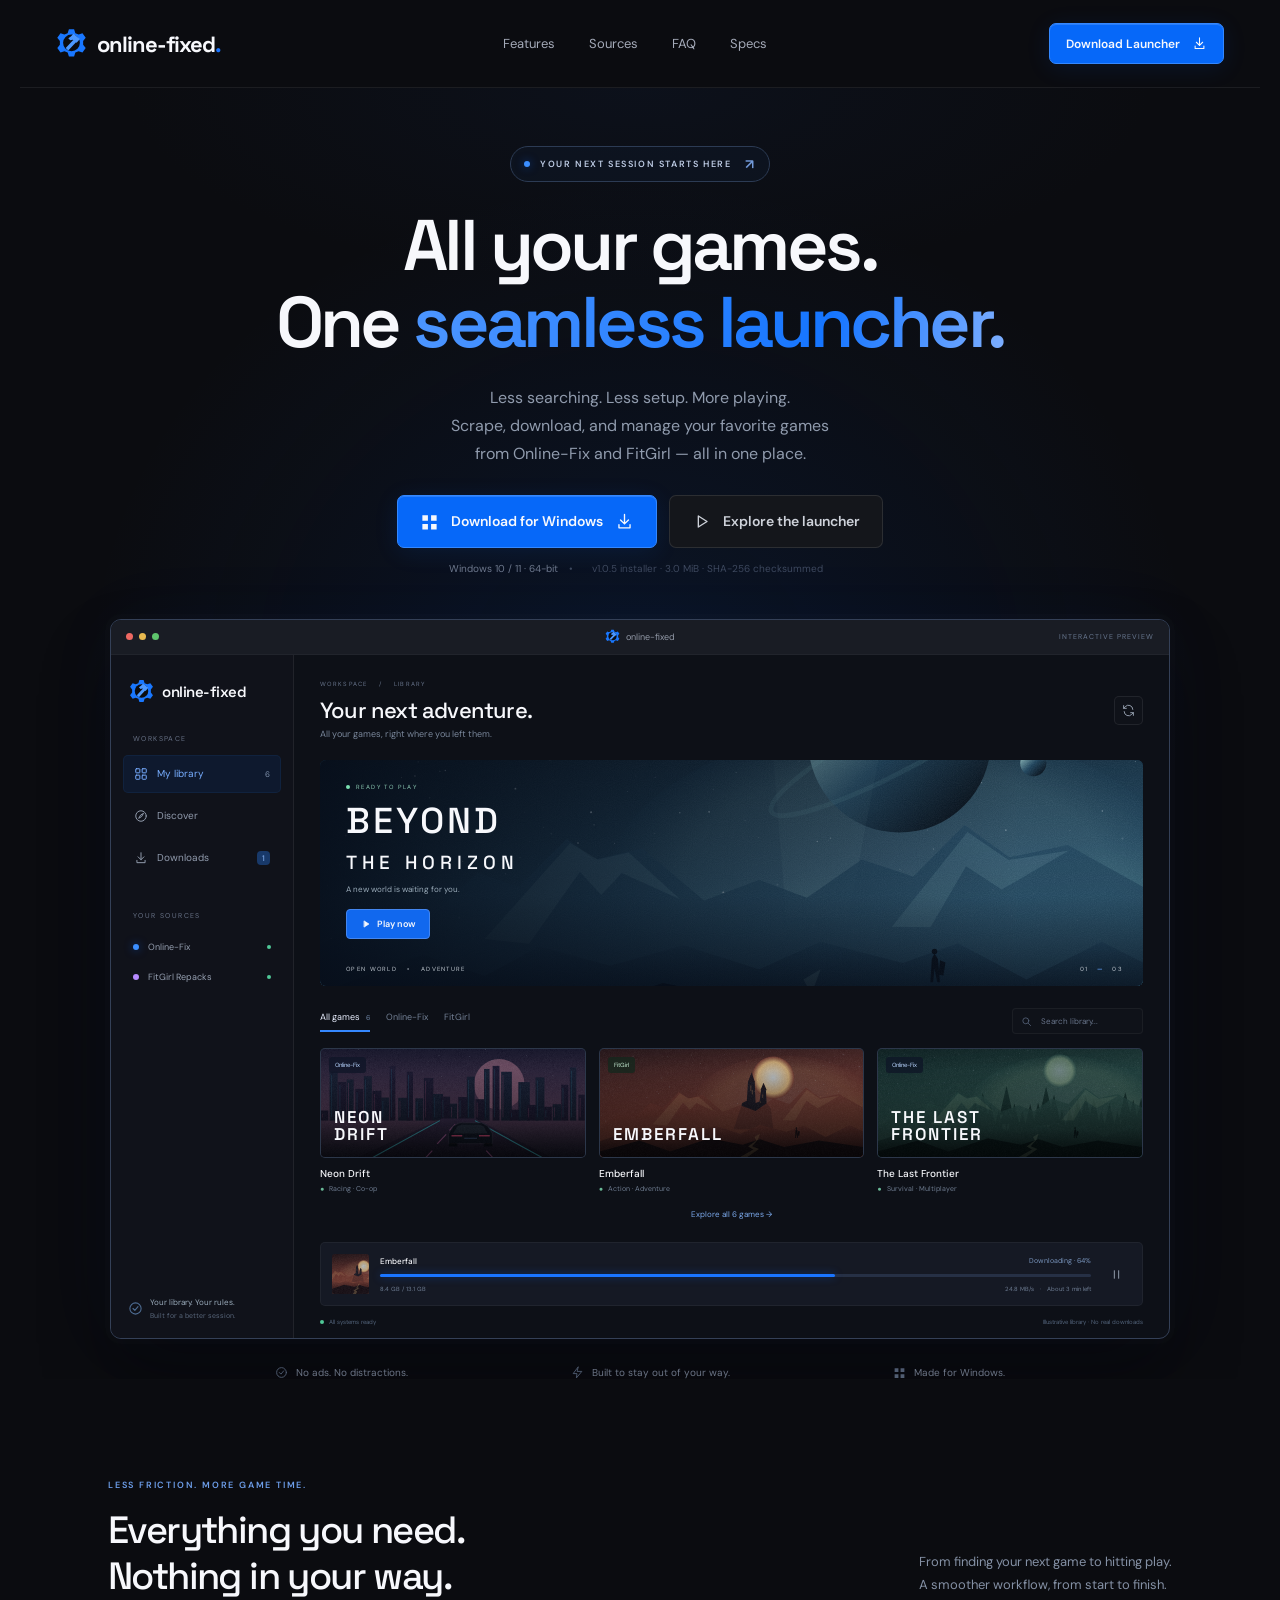
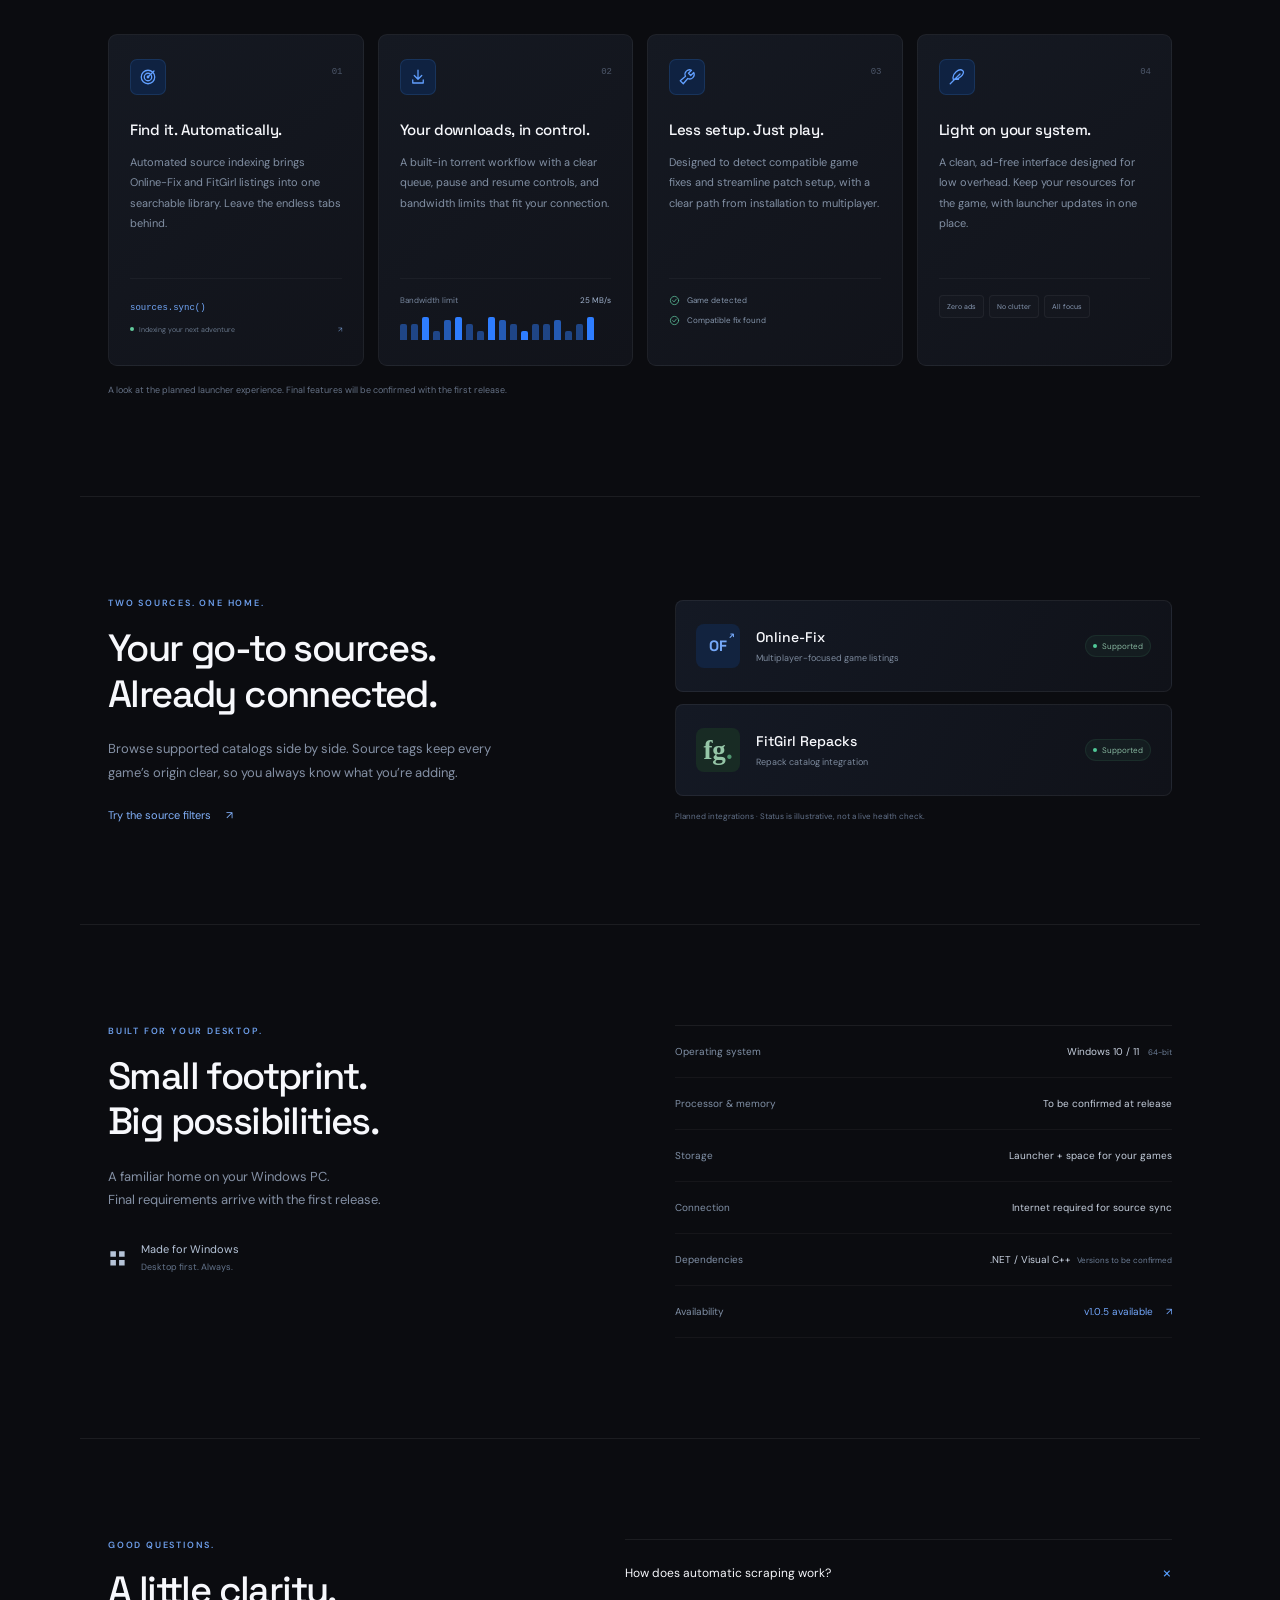
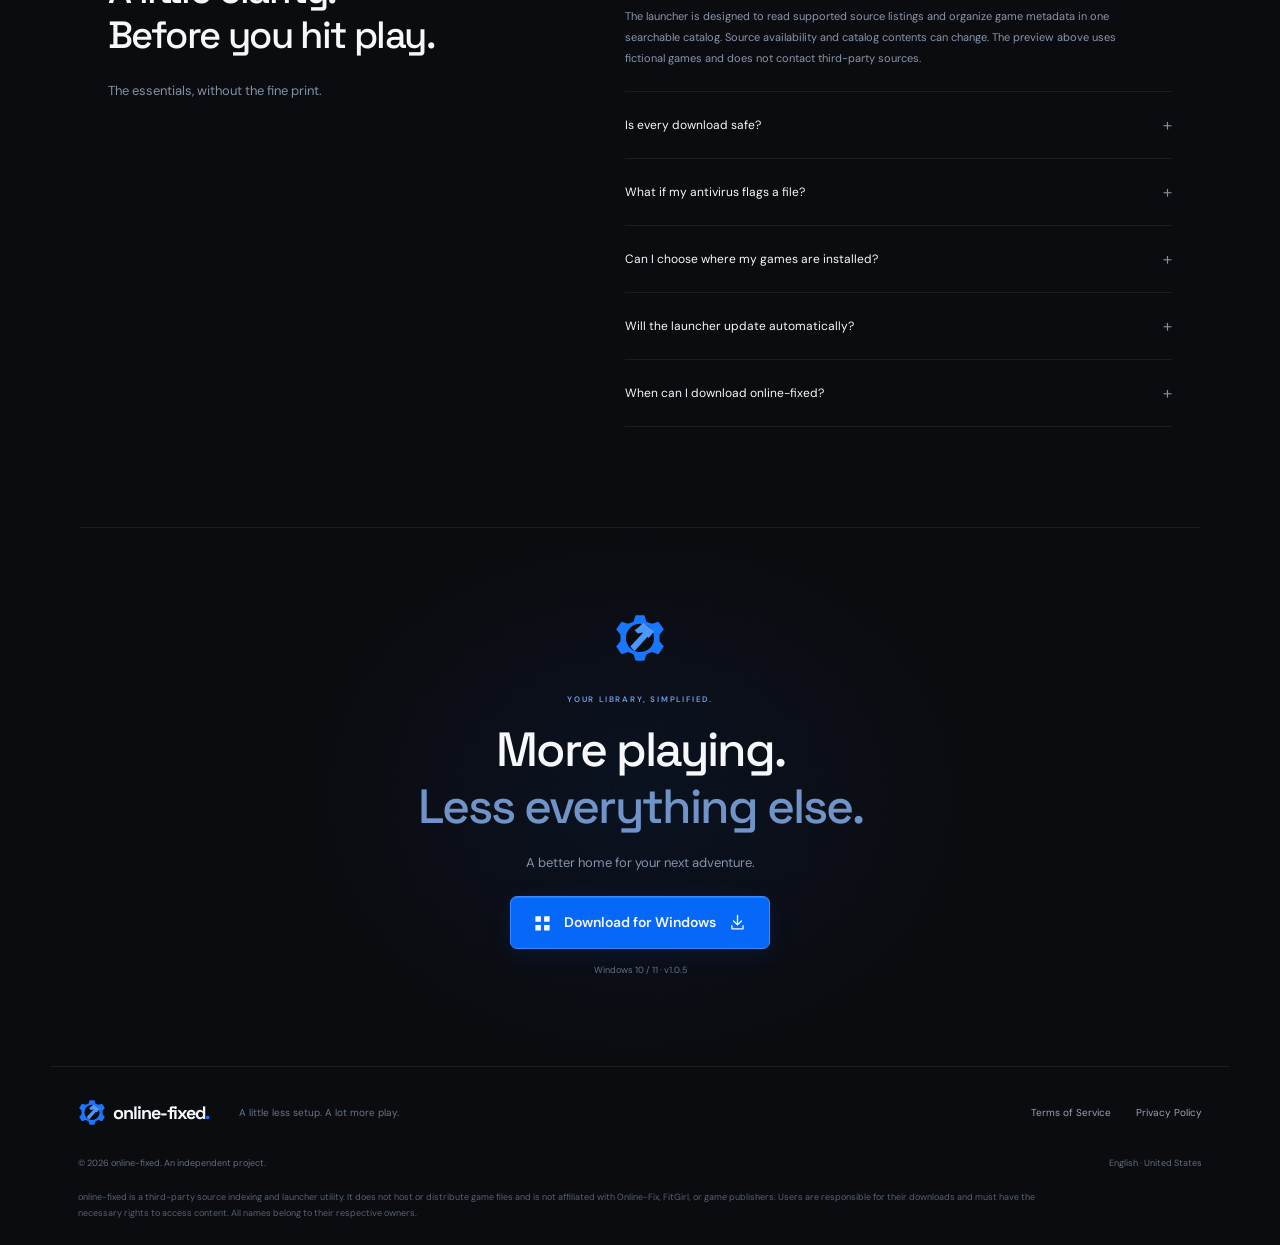
<file: index.html>
<!doctype html>
<html lang="en"><head><meta charset="utf-8"><meta name="viewport" content="width=device-width,initial-scale=1"><meta name="theme-color" content="#0B0C10"><title>online-fixed — Your games. One place.</title><meta name="description" content="Meet online-fixed, a desktop game launcher and automated game torrent manager for Windows. Explore Online-Fix and FitGirl repack loader integrations in one clean library."><meta property="og:type" content="website"><meta property="og:title" content="online-fixed — Your games. One place."><meta property="og:description" content="Less managing. More playing. Discover a cleaner desktop game launcher for Windows."><meta property="og:url" content="https://online-fixed.peppy-spice-7122.chatgpt.site/"><meta property="og:image" content="https://online-fixed.peppy-spice-7122.chatgpt.site/assets/social.png"><meta name="twitter:card" content="summary_large_image"><meta name="twitter:title" content="online-fixed — Your games. One place."><meta name="twitter:description" content="A cleaner home for your PC games. Coming to Windows."><meta name="twitter:image" content="https://online-fixed.peppy-spice-7122.chatgpt.site/assets/social.png"><link rel="preconnect" href="https://fonts.googleapis.com"><link rel="preconnect" href="https://fonts.gstatic.com" crossorigin><link rel="canonical" href="https://online-fixed.peppy-spice-7122.chatgpt.site/"><link rel="icon" href="assets/logo.svg" type="image/svg+xml"><link rel="stylesheet" href="styles.css"><script type="application/ld+json">{"@context":"https://schema.org","@type":"SoftwareApplication","name":"online-fixed","applicationCategory":"GameApplication","operatingSystem":"Windows 10, Windows 11 (64-bit)","description":"A desktop game loader and automated torrent manager with Online-Fix and FitGirl source integration. The Windows installer is published on the project's GitHub Releases page.","url":"https://online-fixed.peppy-spice-7122.chatgpt.site/","softwareRequirements":"Final system requirements will be published with the first release."}</script><script src="app.js" defer></script></head>
<body><a class="skip" href="#main">Skip to content</a>
<header class="header"><a class="brand" href="#" aria-label="online-fixed home"><img src="assets/logo.svg" width="31" height="31" alt=""><span>online-fixed<span class="brand-dot">.</span></span></a><nav aria-label="Main navigation"><a href="#features">Features</a><a href="#sources">Sources</a><a href="#faq">FAQ</a><a href="#specs">Specs</a></nav><a class="button small" data-download href="https://github.com/Jonontop/Online-Fixed-Website/releases">Download Launcher <span data-icon="arrow-down"></span></a><button class="menu-button" aria-label="Open navigation" aria-expanded="false"><span data-icon="menu"></span></button></header>
<main id="main"><section class="hero"><div class="hero-glow" aria-hidden="true"></div><div class="eyebrow-pill"><span class="dot"></span> YOUR NEXT SESSION STARTS HERE <span>↗</span></div><h1>All your games.<br>One <span>seamless launcher.</span></h1><p class="hero-copy">Less searching. Less setup. More playing.<br>Scrape, download, and manage your favorite games<br class="desktop-br"> from Online-Fix and FitGirl — all in one place.</p><div class="hero-actions"><a class="button large" data-download href="https://github.com/Jonontop/Online-Fixed-Website/releases"><span data-icon="windows"></span> <span data-download-label>Download for Windows</span> <span data-icon="arrow-down"></span></a><a class="button secondary large" href="#preview"><span data-icon="play"></span> Explore the launcher</a></div><p class="release-note">Windows 10 / 11 · 64-bit <span>•</span> <span id="release-meta">Newest build on GitHub Releases</span></p>
<div class="app-window" id="preview"><div class="window-title"><div class="window-dots"><i></i><i></i><i></i></div><span><img src="assets/logo.svg" alt="" width="15" height="15"> online-fixed</span><span class="preview-badge">INTERACTIVE PREVIEW</span></div><div class="app-body"><aside class="app-sidebar"><div class="sidebar-brand"><img src="assets/logo.svg" width="25" height="25" alt="">online-fixed</div><span class="sidebar-label">WORKSPACE</span><button class="side-nav selected" data-view="library"><span data-icon="grid"></span> My library <span class="count">6</span></button><button class="side-nav" data-view="discover"><span data-icon="compass"></span> Discover</button><button class="side-nav" data-view="downloads"><span data-icon="arrow-down"></span> Downloads <span class="count blue">1</span></button><div class="sidebar-sources"><span class="sidebar-label">YOUR SOURCES</span><button data-source="Online-Fix"><span class="dot blue-dot"></span>Online-Fix <span class="tiny-dot"></span></button><button data-source="FitGirl"><span class="dot purple-dot"></span>FitGirl Repacks <span class="tiny-dot"></span></button></div><div class="sidebar-bottom"><span data-icon="check-circle"></span><div>Your library. Your rules.<small>Built for a better session.</small></div></div></aside><div class="app-main"><div class="library-heading"><div><div class="app-breadcrumb">WORKSPACE <span>/</span> <span id="breadcrumb">LIBRARY</span></div><h2 id="view-title">Your next adventure.</h2><p id="view-description">All your games, right where you left them.</p></div><button class="icon-button" id="sync-library" aria-label="Sync demo library"><span data-icon="refresh"></span></button></div><div class="featured-game"><img src="assets/world.svg" alt="Illustrated blue alien landscape with distant planets" width="1000" height="420" fetchpriority="high"><div class="featured-content"><span class="featured-label"><span class="dot"></span> READY TO PLAY</span><h3>BEYOND<br><span>THE HORIZON</span></h3><p>A new world is waiting for you.</p><button class="play-button" data-game="Beyond the Horizon"><span data-icon="play"></span> Play now</button></div><div class="featured-bottom"><span>OPEN WORLD <i>•</i> ADVENTURE</span><span>01 <b>—</b> 03</span></div></div><div class="library-controls"><div class="filter-tabs" aria-label="Filter demo games"><button class="active" data-filter="All" aria-pressed="true">All games <span>6</span></button><button data-filter="Online-Fix" aria-pressed="false">Online-Fix</button><button data-filter="FitGirl" aria-pressed="false">FitGirl</button></div><label class="search-box"><span data-icon="search"></span><input id="game-search" placeholder="Search library..." aria-label="Search demo library"></label></div><div class="game-grid" id="game-grid"></div><p class="empty-state" id="empty-state" hidden>No games match your search. Try another title or source.</p><div class="download-panel" id="download-panel"><div class="download-art"><img src="assets/ember.svg" width="44" height="44" alt=""></div><div class="download-info"><div><strong>Emberfall</strong><span id="download-status">Downloading · 64%</span></div><div class="progress-track"><span id="download-progress"></span></div><div class="download-meta"><span>8.4 GB / 13.1 GB</span><span id="download-speed">24.8 MB/s <i>·</i> About 3 min left</span></div></div><button class="icon-button" id="pause-download" aria-label="Pause demo download"><span data-icon="pause"></span></button></div><div class="app-status"><span><span class="tiny-dot"></span> All systems ready</span><span>Illustrative library · No real downloads</span></div></div></div></div><div class="under-preview"><span><span data-icon="check-circle"></span> No ads. No distractions.</span><span><span data-icon="zap"></span> Built to stay out of your way.</span><span><span data-icon="windows"></span> Made for Windows.</span></div></section>
<section class="section features-section" id="features"><div class="section-intro"><div><span class="kicker">LESS FRICTION. MORE GAME TIME.</span><h2>Everything you need.<br>Nothing in your way.</h2></div><p>From finding your next game to hitting play.<br>A smoother workflow, from start to finish.</p></div><div class="feature-grid"><article class="feature-card"><div class="feature-icon"><span data-icon="radar"></span></div><span class="feature-number">01</span><h3>Find it. Automatically.</h3><p>Automated source indexing brings Online-Fix and FitGirl listings into one searchable library. Leave the endless tabs behind.</p><div class="mini-code"><span>sources.sync()</span><div><i></i> Indexing your next adventure<span>↗</span></div></div></article><article class="feature-card"><div class="feature-icon"><span data-icon="arrow-down"></span></div><span class="feature-number">02</span><h3>Your downloads, in control.</h3><p>A built-in torrent workflow with a clear queue, pause and resume controls, and bandwidth limits that fit your connection.</p><div class="mini-download"><span>Bandwidth limit <b>25 MB/s</b></span><div><i></i><i></i><i></i><i></i><i></i><i></i><i></i><i></i><i></i><i></i><i></i><i></i><i></i><i></i><i></i><i></i><i></i><i></i></div></div></article><article class="feature-card"><div class="feature-icon"><span data-icon="wrench"></span></div><span class="feature-number">03</span><h3>Less setup. Just play.</h3><p>Designed to detect compatible game fixes and streamline patch setup, with a clear path from installation to multiplayer.</p><div class="mini-checks"><span><span data-icon="check-circle"></span> Game detected</span><span><span data-icon="check-circle"></span> Compatible fix found</span></div></article><article class="feature-card"><div class="feature-icon"><span data-icon="feather"></span></div><span class="feature-number">04</span><h3>Light on your system.</h3><p>A clean, ad-free interface designed for low overhead. Keep your resources for the game, with launcher updates in one place.</p><div class="mini-pills"><span>Zero ads</span><span>No clutter</span><span>All focus</span></div></article></div><p class="section-footnote">A look at the planned launcher experience. Final features will be confirmed with the first release.</p></section>
<section class="section sources-section" id="sources"><div class="source-copy"><span class="kicker">TWO SOURCES. ONE HOME.</span><h2>Your go-to sources.<br>Already connected.</h2><p>Browse supported catalogs side by side. Source tags keep every game’s origin clear, so you always know what you’re adding.</p><a class="text-link" href="#preview">Try the source filters <span>↗</span></a></div><div class="source-cards"><article><div class="source-logo of">OF<span>↗</span></div><div><h3>Online-Fix</h3><p>Multiplayer-focused game listings</p></div><span class="source-status"><span class="tiny-dot"></span> Supported</span></article><article><div class="source-logo fg">fg<span>.</span></div><div><h3>FitGirl Repacks</h3><p>Repack catalog integration</p></div><span class="source-status"><span class="tiny-dot"></span> Supported</span></article><p>Planned integrations · Status is illustrative, not a live health check.</p></div></section>
<section class="section specs-section" id="specs"><div><span class="kicker">BUILT FOR YOUR DESKTOP.</span><h2>Small footprint.<br>Big possibilities.</h2><p>A familiar home on your Windows PC.<br>Final requirements arrive with the first release.</p><div class="windows-tile"><span data-icon="windows"></span><span>Made for Windows<small>Desktop first. Always.</small></span></div></div><div class="spec-table"><div><span>Operating system</span><strong>Windows 10 / 11 <small>64-bit</small></strong></div><div><span>Processor & memory</span><strong>To be confirmed at release</strong></div><div><span>Storage</span><strong>Launcher + space for your games</strong></div><div><span>Connection</span><strong>Internet required for source sync</strong></div><div><span>Dependencies</span><strong>.NET / Visual C++<small>Versions to be confirmed</small></strong></div><div><span>Availability</span><strong class="blue-text" id="availability">GitHub Releases <span>↗</span></strong></div></div></section>
<section class="section faq-section" id="faq"><div class="faq-intro"><span class="kicker">GOOD QUESTIONS.</span><h2>A little clarity.<br>Before you hit play.</h2><p>The essentials, without the fine print.</p></div><div class="accordions"><details open><summary>How does automatic scraping work?<span>+</span></summary><p>The launcher is designed to read supported source listings and organize game metadata in one searchable catalog. Source availability and catalog contents can change. The preview above uses fictional games and does not contact third-party sources.</p></details><details><summary>Is every download safe?<span>+</span></summary><p>No launcher can guarantee the safety of third-party files. Review the source and file details, scan downloads with up-to-date security software, and only download content you are authorized to access.</p></details><details><summary>What if my antivirus flags a file?<span>+</span></summary><p>Treat the alert seriously. A detection can be a false positive or a real threat; do not assume either. Keep the file quarantined, verify its origin, and do not disable your antivirus or add blanket exclusions to run it.</p></details><details><summary>Can I choose where my games are installed?<span>+</span></summary><p>The planned setup lets you choose separate download and game library folders. Use a location with enough free space and write access. Folder controls in the final app will be documented with the release.</p></details><details><summary>Will the launcher update automatically?<span>+</span></summary><p>Automated launcher updates are planned to keep the app current with minimal interruption. Update controls and release notes will be available with the first build.</p></details><details><summary>When can I download online-fixed?<span>+</span></summary><p>The Windows installer is published on the project’s GitHub Releases page, and the download buttons above always link to the newest build. Each release lists the version, the file size and a SHA-256 checksum you can verify before installing.</p></details></div></section>
<section class="final-cta"><div class="cta-grid" aria-hidden="true"></div><img src="assets/logo.svg" width="52" height="52" alt=""><span class="kicker">YOUR LIBRARY, SIMPLIFIED.</span><h2>More playing.<br><span>Less everything else.</span></h2><p>A better home for your next adventure.</p><a class="button large" data-download href="https://github.com/Jonontop/Online-Fixed-Website/releases"><span data-icon="windows"></span> <span data-download-label>Download for Windows</span> <span data-icon="arrow-down"></span></a><small>Windows 10 / 11 · <span id="cta-version">GitHub Releases</span></small></section></main>
<footer><div class="footer-top"><a href="#" class="brand"><img src="assets/logo.svg" width="28" height="28" alt="">online-fixed<span class="brand-dot">.</span></a><span>A little less setup. A lot more play.</span><div><a href="terms.html">Terms of Service</a><a href="privacy.html">Privacy Policy</a></div></div><div class="footer-bottom"><p>© <span id="year">2026</span> online-fixed. An independent project.</p><span id="locale-display">English · Global</span></div><p class="disclaimer">online-fixed is a third-party source indexing and launcher utility. It does not host or distribute game files and is not affiliated with Online-Fix, FitGirl, or game publishers. Users are responsible for their downloads and must have the necessary rights to access content. All names belong to their respective owners.</p></footer>
<div id="toast" role="status" aria-live="polite"></div>
</body></html>
</file>
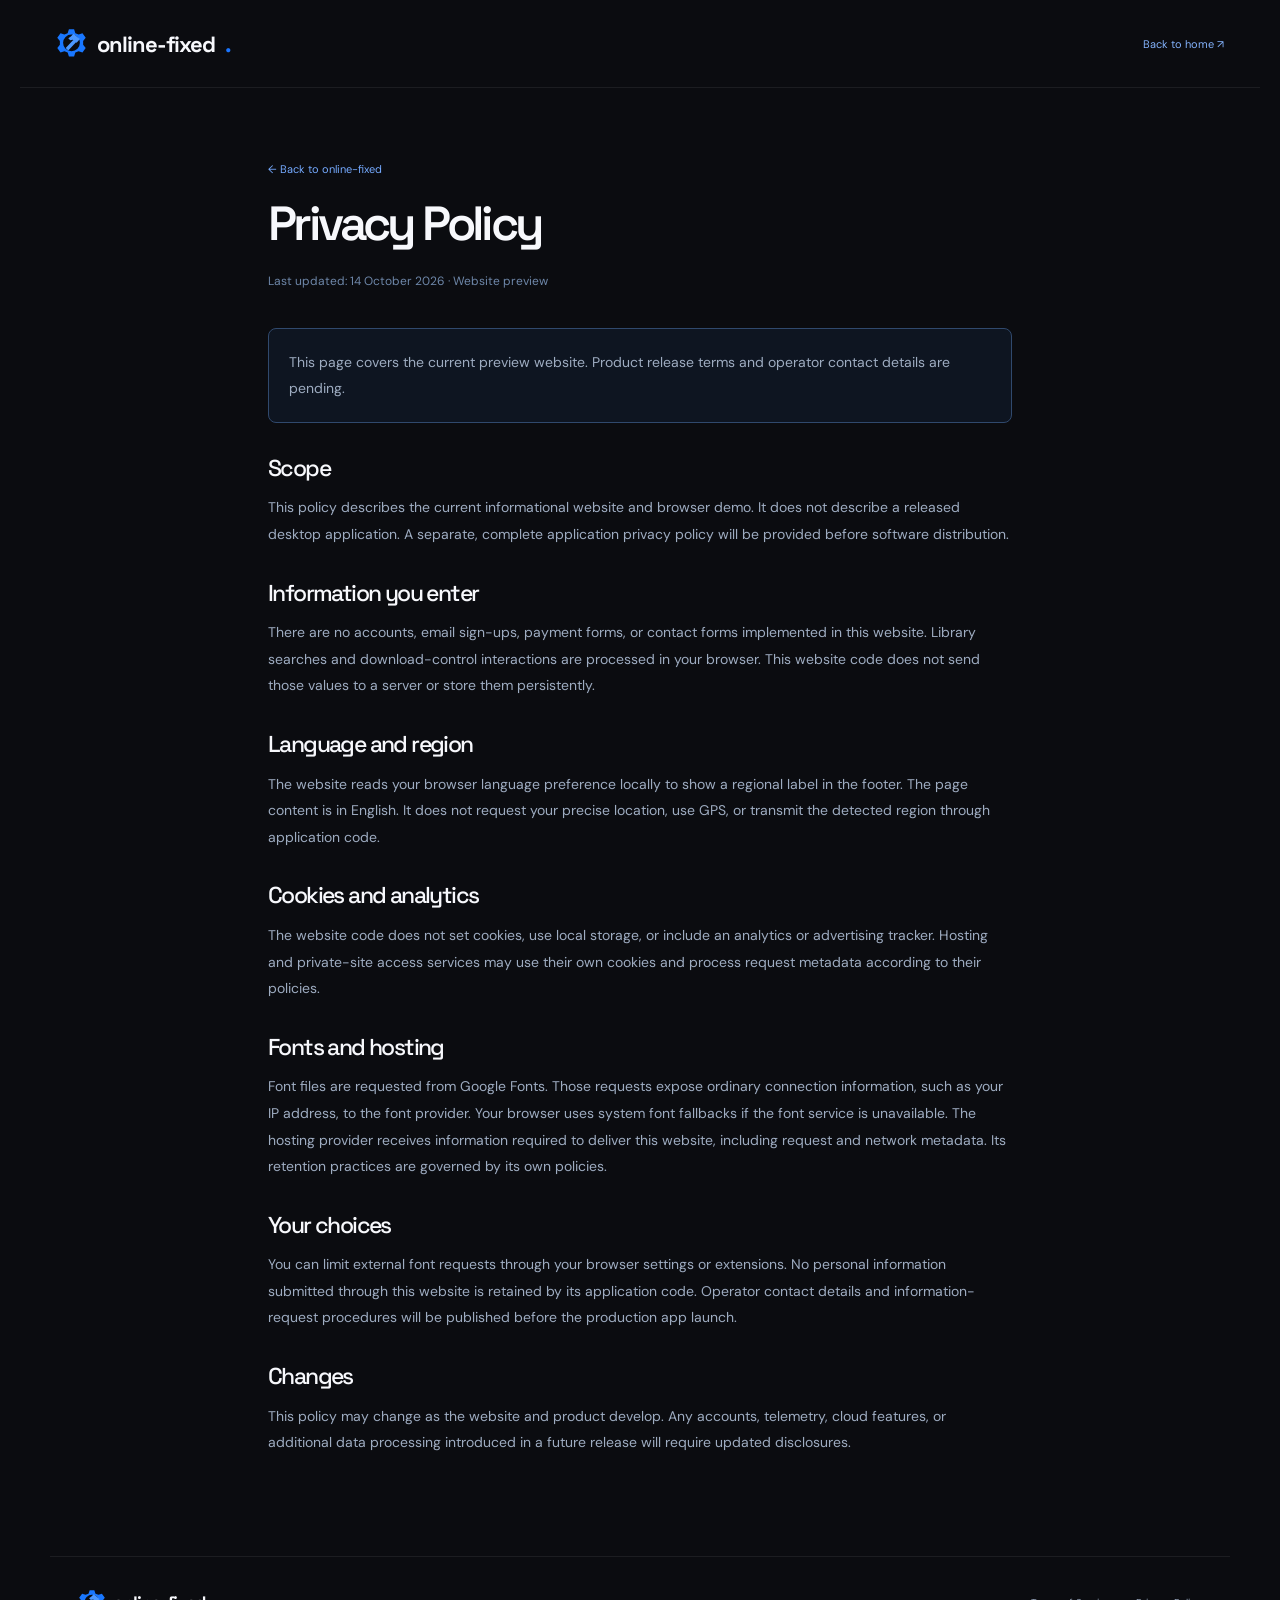
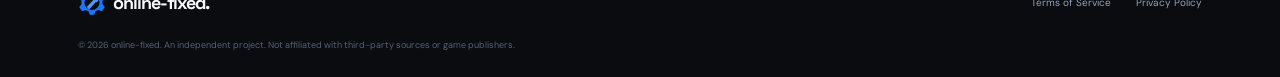
<file: privacy.html>
<!doctype html><html lang="en"><head><meta charset="utf-8"><meta name="viewport" content="width=device-width,initial-scale=1"><meta name="theme-color" content="#0B0C10"><link rel="icon" href="assets/logo.svg"><link rel="stylesheet" href="styles.css"><title>Privacy Policy — online-fixed</title><meta name="description" content="How the online-fixed preview website handles browser preferences and interactive demo data."></head><body><header class="header"><a class="brand" href="./"><img src="assets/logo.svg" width="31" height="31" alt="">online-fixed<span class="brand-dot">.</span></a><a class="text-link" href="./">Back to home ↗</a></header><main class="legal-main"><a class="text-link" href="./">← Back to online-fixed</a><h1>Privacy Policy</h1><p class="legal-date">Last updated: 14 October 2026 · Website preview</p><p class="legal-notice">This page covers the current preview website. Product release terms and operator contact details are pending.</p><section><h2>Scope</h2><p>This policy describes the current informational website and browser demo. It does not describe a released desktop application. A separate, complete application privacy policy will be provided before software distribution.</p></section><section><h2>Information you enter</h2><p>There are no accounts, email sign-ups, payment forms, or contact forms implemented in this website. Library searches and download-control interactions are processed in your browser. This website code does not send those values to a server or store them persistently.</p></section><section><h2>Language and region</h2><p>The website reads your browser language preference locally to show a regional label in the footer. The page content is in English. It does not request your precise location, use GPS, or transmit the detected region through application code.</p></section><section><h2>Cookies and analytics</h2><p>The website code does not set cookies, use local storage, or include an analytics or advertising tracker. Hosting and private-site access services may use their own cookies and process request metadata according to their policies.</p></section><section><h2>Fonts and hosting</h2><p>Font files are requested from Google Fonts. Those requests expose ordinary connection information, such as your IP address, to the font provider. Your browser uses system font fallbacks if the font service is unavailable. The hosting provider receives information required to deliver this website, including request and network metadata. Its retention practices are governed by its own policies.</p></section><section><h2>Your choices</h2><p>You can limit external font requests through your browser settings or extensions. No personal information submitted through this website is retained by its application code. Operator contact details and information-request procedures will be published before the production app launch.</p></section><section><h2>Changes</h2><p>This policy may change as the website and product develop. Any accounts, telemetry, cloud features, or additional data processing introduced in a future release will require updated disclosures.</p></section></main><footer><div class="footer-top"><a class="brand" href="./"><img src="assets/logo.svg" width="28" height="28" alt="">online-fixed.</a><div><a href="terms.html">Terms of Service</a><a href="privacy.html">Privacy Policy</a></div></div><p class="disclaimer">© 2026 online-fixed. An independent project. Not affiliated with third-party sources or game publishers.</p></footer></body></html>
</file>
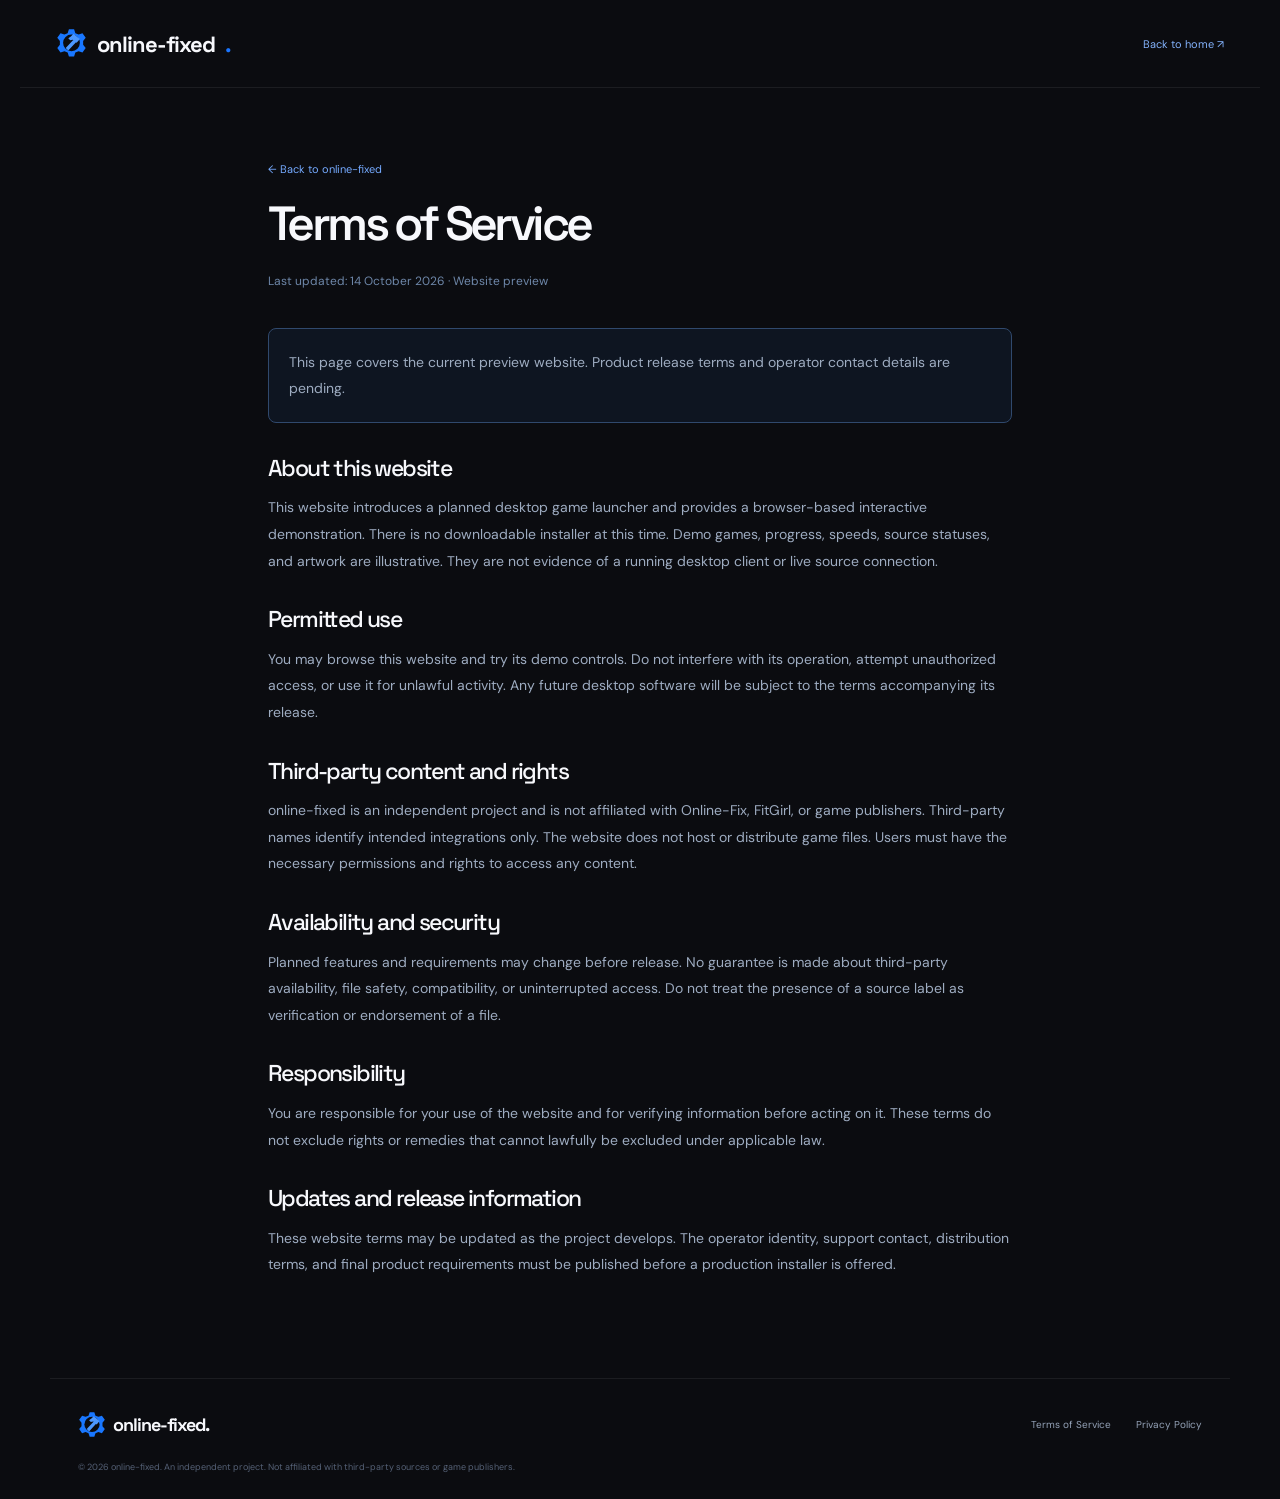
<file: terms.html>
<!doctype html><html lang="en"><head><meta charset="utf-8"><meta name="viewport" content="width=device-width,initial-scale=1"><meta name="theme-color" content="#0B0C10"><link rel="icon" href="assets/logo.svg"><link rel="stylesheet" href="styles.css"><title>Terms of Service — online-fixed</title><meta name="description" content="Terms for using the online-fixed preview website and its illustrative launcher demo."></head><body><header class="header"><a class="brand" href="./"><img src="assets/logo.svg" width="31" height="31" alt="">online-fixed<span class="brand-dot">.</span></a><a class="text-link" href="./">Back to home ↗</a></header><main class="legal-main"><a class="text-link" href="./">← Back to online-fixed</a><h1>Terms of Service</h1><p class="legal-date">Last updated: 14 October 2026 · Website preview</p><p class="legal-notice">This page covers the current preview website. Product release terms and operator contact details are pending.</p><section><h2>About this website</h2><p>This website introduces a planned desktop game launcher and provides a browser-based interactive demonstration. There is no downloadable installer at this time. Demo games, progress, speeds, source statuses, and artwork are illustrative. They are not evidence of a running desktop client or live source connection.</p></section><section><h2>Permitted use</h2><p>You may browse this website and try its demo controls. Do not interfere with its operation, attempt unauthorized access, or use it for unlawful activity. Any future desktop software will be subject to the terms accompanying its release.</p></section><section><h2>Third-party content and rights</h2><p>online-fixed is an independent project and is not affiliated with Online-Fix, FitGirl, or game publishers. Third-party names identify intended integrations only. The website does not host or distribute game files. Users must have the necessary permissions and rights to access any content.</p></section><section><h2>Availability and security</h2><p>Planned features and requirements may change before release. No guarantee is made about third-party availability, file safety, compatibility, or uninterrupted access. Do not treat the presence of a source label as verification or endorsement of a file.</p></section><section><h2>Responsibility</h2><p>You are responsible for your use of the website and for verifying information before acting on it. These terms do not exclude rights or remedies that cannot lawfully be excluded under applicable law.</p></section><section><h2>Updates and release information</h2><p>These website terms may be updated as the project develops. The operator identity, support contact, distribution terms, and final product requirements must be published before a production installer is offered.</p></section></main><footer><div class="footer-top"><a class="brand" href="./"><img src="assets/logo.svg" width="28" height="28" alt="">online-fixed.</a><div><a href="terms.html">Terms of Service</a><a href="privacy.html">Privacy Policy</a></div></div><p class="disclaimer">© 2026 online-fixed. An independent project. Not affiliated with third-party sources or game publishers.</p></footer></body></html>
</file>
<file: styles.css>
@import url('https://fonts.googleapis.com/css2?family=DM+Sans:wght@400;450;500;550;600;650;700&family=Space+Grotesk:wght@400;500;600;700&display=swap');
:root{--bg:#0b0c10;--panel:#12141c;--blue:#1a75ff;--text:#f7f8fc;--muted:#94a3b8;--border:#ffffff12}*{box-sizing:border-box}html{scroll-behavior:smooth;scroll-padding-top:90px}body{margin:0;background:var(--bg);color:var(--text);font-family:'DM Sans',sans-serif;font-size:15px;-webkit-font-smoothing:antialiased}button,input,a{-webkit-tap-highlight-color:transparent}button,input{font:inherit}button,a{transition:background .2s,color .2s,border-color .2s,transform .2s,box-shadow .2s}button{cursor:pointer}a{color:inherit;text-decoration:none}button{color:inherit}button:focus-visible,a:focus-visible,summary:focus-visible,input:focus-visible{outline:2px solid #64a6ff;outline-offset:5px}button:disabled{cursor:default}svg.icon{width:19px;height:19px;display:block;stroke:currentColor;fill:none;stroke-width:1.7;stroke-linecap:round;stroke-linejoin:round;flex-shrink:0}h1,h2,h3,p{margin:0}h1,h2,h3,.brand{font-family:'Space Grotesk',sans-serif}button .icon,a .icon{pointer-events:none}.header{height:88px;max-width:1240px;margin:auto;padding:0 36px;display:flex;align-items:center;justify-content:space-between;position:relative;z-index:3;border-bottom:1px solid var(--border)}.brand{display:flex;align-items:center;gap:10px;font-size:22px;font-weight:700;letter-spacing:-1px}.brand-dot{color:var(--blue)}.header nav{display:flex;gap:34px;color:#a4aab8;font-size:13px}.header nav a:hover{color:white}.button{display:inline-flex;gap:12px;align-items:center;justify-content:center;background:#0668f9;border:1px solid #3488ff;box-shadow:inset 0 1px 0 #ffffff25,0 4px 24px #0066ff1c;border-radius:7px;font-size:13px;font-weight:600;padding:12px 19px}.button:hover{background:#2280ff;box-shadow:0 4px 30px #0066ff45;transform:translateY(-2px)}.button.small{font-size:12px;padding:10px 16px}.button.small .icon{width:15px}.button.large{padding:16px 22px;font-size:14px}.button.secondary{background:#14161b;border-color:#ffffff1a;box-shadow:none;color:#ced2da}.button.secondary:hover{background:#1e222b}.menu-button{display:none}.hero{padding:58px 28px 0;position:relative;text-align:center;overflow:hidden}.hero-glow{position:absolute;z-index:-1;inset:0;background:radial-gradient(ellipse 48% 42% at 50% 45%,#064bbc22,transparent 90%),radial-gradient(ellipse 40% 15% at 50% 0%,#11234535,transparent);pointer-events:none}.eyebrow-pill{display:inline-flex;align-items:center;gap:10px;font-size:9px;font-weight:600;letter-spacing:1.6px;border:1px solid #2c3b54;border-radius:30px;background:#10203a40;padding:8px 13px;color:#bdcbe4}.eyebrow-pill>span:last-child{font-size:14px;color:#7199d8;margin-left:4px}.dot{width:6px;height:6px;display:inline-block;background:#3b8eff;box-shadow:0 0 9px #0066ff80;border-radius:50%;flex-shrink:0}h1{font-size:clamp(44px,5.6vw,76px);line-height:1.08;letter-spacing:-3.6px;font-weight:600;margin:25px auto 22px}h1>span{background:linear-gradient(100deg,#4a94ff 5%,#1575ff 70%,#7eafff);background-clip:text;color:transparent}.hero-copy{color:#909bad;font-size:16px;line-height:1.75}.hero-actions{display:flex;gap:12px;justify-content:center;margin-top:27px}.release-note{font-size:10px;color:#6e798d;margin:14px 0 44px}.release-note span{margin:0 8px;color:#3e495e}.app-window{max-width:1060px;margin:auto;text-align:left;border:1px solid #344057;border-radius:11px;background:#0d1017;overflow:hidden;box-shadow:0 0 0 5px #ffffff02,0 0 80px #0066ff0b,0 40px 70px #0005;position:relative;scroll-margin-top:26px}.window-title{height:35px;background:#191c24;display:flex;justify-content:space-between;align-items:center;padding:0 15px;border-bottom:1px solid #ffffff09;font-size:9px;color:#9299a7}.window-dots{display:flex;gap:6px;width:130px}.window-dots i{width:7px;height:7px;border-radius:50%;background:#4a4b52}.window-dots i:first-child{background:#ed6862}.window-dots i:nth-child(2){background:#e8b94f}.window-dots i:nth-child(3){background:#5ec46c}.window-title>span{display:flex;align-items:center;gap:6px}.window-title .preview-badge{font-size:7px;letter-spacing:1px;width:130px;justify-content:flex-end;color:#697890}.app-body{display:flex}.app-sidebar{width:183px;flex-shrink:0;padding:24px 12px 18px;border-right:1px solid var(--border);display:flex;flex-direction:column;background:#10121a}.sidebar-brand{display:flex;gap:8px;align-items:center;font:600 15px 'Space Grotesk';margin:0 6px 30px;letter-spacing:-.5px}.sidebar-label{display:block;font-size:7px;letter-spacing:1.4px;color:#687287;margin:0 10px 12px}.side-nav{display:flex;align-items:center;gap:9px;width:100%;font-size:10px;padding:11px 10px;border:1px solid transparent;background:none;color:#919bad;text-align:left;margin-bottom:4px;border-radius:5px}.side-nav .icon{width:14px;height:14px}.side-nav.selected{color:#77adff;background:#0066ff17;border-color:#1c4b832f}.side-nav:hover{background:#ffffff07}.count{margin-left:auto;font-size:8px;color:#8092ad}.count.blue{background:#18396a;padding:2px 5px;border-radius:4px;color:#91bfff}.sidebar-sources{margin-top:30px}.sidebar-sources button{display:flex;gap:9px;align-items:center;border:0;background:none;width:100%;padding:9px 10px;font-size:9px;color:#96a0b1}.sidebar-sources button:hover{color:white}.purple-dot{background:#b68aff;box-shadow:none}.sidebar-sources .tiny-dot{margin-left:auto}.tiny-dot{display:inline-block;width:4px;height:4px;border-radius:50%;background:#50c998}.sidebar-bottom{margin-top:auto;padding:25px 5px 0;display:flex;align-items:center;gap:7px;font-size:8px;color:#9aabbb}.sidebar-bottom .icon{color:#4d6c93;width:15px}.sidebar-bottom small{display:block;font-size:7px;color:#576579;margin-top:4px}.app-main{padding:25px 26px 0;flex:1;min-width:0}.library-heading{display:flex;justify-content:space-between;align-items:center;margin-bottom:20px}.app-breadcrumb{font-size:6px;letter-spacing:1.3px;color:#68758c;margin-bottom:9px}.app-breadcrumb span{margin-left:8px}.library-heading h2{font-size:22px;letter-spacing:-.8px}.library-heading p{font-size:9px;color:#79869a;margin-top:5px}.icon-button{display:flex;align-items:center;justify-content:center;border:1px solid #ffffff13;background:#ffffff03;border-radius:5px;width:29px;height:29px;color:#9ba6b7}.icon-button .icon{width:13px;height:13px}.icon-button:hover{background:#ffffff10;color:white}.featured-game{height:226px;position:relative;overflow:hidden;border-radius:6px;background:#122a40}.featured-game>img{width:100%;height:100%;object-fit:cover;position:absolute;inset:0}.featured-game:after{content:'';position:absolute;inset:0;background:linear-gradient(90deg,#060d19e8,transparent 85%),linear-gradient(0deg,#060d19aa,transparent 40%)}.featured-content{position:relative;z-index:1;padding:23px 26px}.featured-label{font-size:6px;letter-spacing:1.4px;color:#8ccab3;display:flex;align-items:center;gap:6px}.featured-label .dot{background:#7be2b2;box-shadow:none;width:4px;height:4px}.featured-content h3{font-size:36px;line-height:.98;letter-spacing:3px;font-weight:500;margin:13px 0 9px}.featured-content h3 span{font-size:19px;letter-spacing:5px}.featured-content p{font-size:8px;color:#9bacba}.play-button{border:1px solid #4386f0;background:#1168ee;border-radius:4px;padding:8px 14px;display:flex;align-items:center;gap:6px;font-size:9px;font-weight:600;margin-top:15px}.play-button .icon{width:10px;height:10px;fill:currentColor}.play-button:hover{background:#3887ff}.featured-bottom{position:absolute;z-index:1;bottom:13px;left:26px;right:20px;display:flex;justify-content:space-between;font-size:6px;letter-spacing:1.3px;color:#c0c8d0}.featured-bottom i{font-style:normal;margin:0 7px}.featured-bottom b{color:#65a4ff;margin:0 5px}.library-controls{display:flex;justify-content:space-between;gap:12px;align-items:center;margin:22px 0 14px}.filter-tabs{display:flex;gap:16px}.filter-tabs button{padding:0 0 7px;font-size:9px;border:0;border-bottom:2px solid transparent;color:#738095;background:none;white-space:nowrap}.filter-tabs button.active{color:#e9efff;border-color:#3588ff}.filter-tabs button span{color:#7187a7;font-size:7px;margin-left:4px}.search-box{display:flex;gap:7px;align-items:center;border:1px solid #ffffff0c;background:#ffffff03;border-radius:4px;padding:6px 8px}.search-box .icon{width:11px;height:11px;color:#58667e}.search-box input{width:95px;background:none;border:0;color:#d1d9e6;font-size:8px;outline-offset:2px}.search-box input::placeholder{color:#68748a}.game-grid{display:grid;grid-template-columns:repeat(3,1fr);gap:13px}.game-card{border:0;padding:0;background:none;text-align:left;min-width:0;border-radius:5px;position:relative}.game-card:hover{transform:translateY(-3px)}.game-art{height:110px;position:relative;border:1px solid #ffffff12;border-radius:5px;overflow:hidden;background:#1c283c}.game-art img{width:100%;height:100%;object-fit:cover;transition:transform .4s}.game-card:hover img{transform:scale(1.05)}.game-art:after{content:'';position:absolute;inset:0;background:linear-gradient(transparent 20%,#000a)}.art-title{position:absolute;z-index:1;bottom:14px;left:13px;font:600 17px 'Space Grotesk';text-transform:uppercase;letter-spacing:2px;line-height:1}.source-tag{position:absolute;z-index:1;top:8px;left:8px;font-size:6px;padding:4px 6px;border-radius:3px;background:#0e1527bb;color:#b9d5ff;backdrop-filter:blur(8px)}.source-tag.fitgirl{color:#c2e7ce;background:#12281dbb}.game-card h3{font-size:10px;font-family:'DM Sans';font-weight:500;margin-top:9px}.game-card>p{font-size:7px;color:#6e7c90;margin-top:4px}.game-card>p span{color:#69b997;margin-right:3px}.game-grid .game-card:nth-child(n+4){display:none}.game-grid.expanded .game-card:nth-child(n+4){display:block}.empty-state{font-size:12px;color:#a2b0c6;padding:40px 0;text-align:center}.download-panel{display:flex;align-items:center;gap:11px;margin-top:19px;border:1px solid #ffffff0c;background:#151924;border-radius:5px;padding:11px}.download-art{width:37px;height:40px;overflow:hidden;border-radius:3px}.download-art img{height:100%;width:100%;object-fit:cover}.download-info{flex:1}.download-info>div:first-child{display:flex;justify-content:space-between;gap:10px;font-size:8px}.download-info strong{font-weight:500}.download-info>div:first-child>span{color:#7995bd;font-size:7px}.progress-track{height:3px;background:#263045;border-radius:5px;margin:8px 0}.progress-track>span{display:block;width:64%;height:3px;background:#1a75ff;box-shadow:0 0 8px #0066ff66;border-radius:5px}.download-meta{display:flex;justify-content:space-between;font-size:6px;color:#6e7d93}.download-meta i{margin:0 4px;font-style:normal}.download-panel>.icon-button{border:0;background:none}.app-status{display:flex;justify-content:space-between;padding:12px 0;font-size:6px;color:#52637a}.app-status>span:first-child{display:flex;align-items:center;gap:5px}.under-preview{max-width:730px;display:flex;justify-content:space-between;margin:27px auto 0;color:#8590a3;font-size:10px}.under-preview>span{display:flex;align-items:center;gap:8px}.under-preview .icon{height:13px;width:13px;color:#64738b}.section{max-width:1120px;margin:0 auto;padding:100px 28px;border-bottom:1px solid var(--border);scroll-margin-top:0}.section-intro{display:flex;justify-content:space-between;align-items:flex-end;margin-bottom:35px}.kicker{display:block;font-size:9px;font-weight:600;letter-spacing:1.8px;color:#6d9eea;margin-bottom:17px}h2{font-size:38px;line-height:1.2;letter-spacing:-1.6px;font-weight:500}.section-intro p,.source-copy>p,.specs-section>div>p,.faq-intro>p{font-size:13px;color:#8490a4;line-height:1.8}.section-intro p{padding-bottom:3px}.feature-grid{display:grid;grid-template-columns:repeat(4,1fr);gap:14px}.feature-card{position:relative;padding:24px 21px;background:linear-gradient(140deg,#151922,#11131a);border:1px solid #ffffff0e;border-radius:9px;overflow:hidden;transition:border-color .25s,transform .25s,box-shadow .25s}.feature-card:hover{border-color:#0066ff55;transform:translateY(-4px);box-shadow:0 8px 32px #0066ff0c}.feature-icon{width:36px;height:36px;display:grid;place-items:center;background:#0f2241;border:1px solid #21447488;color:#619fff;border-radius:7px;margin-bottom:24px}.feature-icon .icon{width:18px;height:18px}.feature-number{position:absolute;right:20px;top:32px;font:9px monospace;color:#4d576a}.feature-card h3{font-size:15px;letter-spacing:-.3px;font-weight:500;line-height:1.5}.feature-card>p{font-size:11px;line-height:1.85;color:#8290a4;margin-top:10px;min-height:103px}.mini-code,.mini-download,.mini-checks,.mini-pills{margin-top:23px;padding-top:16px;border-top:1px solid #ffffff0a;min-height:63px}.mini-code>span{font:9px monospace;color:#72a7f8}.mini-code>div{display:flex;align-items:center;gap:5px;color:#69788c;font-size:7px;margin-top:10px}.mini-code i{width:4px;height:4px;background:#61ca9c;border-radius:50%}.mini-code>div>span{margin-left:auto;color:#6f90c0}.mini-download>span{display:flex;justify-content:space-between;font-size:8px;color:#77869d}.mini-download b{color:#a3b5d0;font-weight:400}.mini-download>div{display:flex;height:26px;gap:4px;align-items:flex-end;margin-top:9px}.mini-download i{width:7px;height:60%;background:#2e7dff77;border-radius:2px 2px 0 0}.mini-download i:nth-child(3n){height:90%;background:#2e7dff}.mini-download i:nth-child(4n){height:35%}.mini-download i:nth-child(5n){height:75%;background:#2e7dffaa}.mini-checks{display:flex;flex-direction:column;gap:9px}.mini-checks>span{display:flex;gap:7px;align-items:center;font-size:8px;color:#8595ab}.mini-checks .icon{width:11px;height:11px;color:#5cbe99}.mini-pills{display:flex;flex-wrap:wrap;gap:5px;align-items:flex-start}.mini-pills>span{font-size:7px;color:#8899b3;background:#ffffff03;border:1px solid #ffffff0d;padding:6px 7px;border-radius:4px}.section-footnote{font-size:9px;color:#657185;margin-top:18px}.sources-section{display:grid;grid-template-columns:1fr 1fr;gap:70px;align-items:center}.source-copy>p{margin:20px 0;max-width:390px}.text-link{font-size:11px;color:#82b1fa;display:inline-flex;gap:15px}.text-link:hover{color:#c4dcff}.source-cards article{display:flex;align-items:center;gap:16px;padding:23px 20px;border:1px solid #ffffff10;background:linear-gradient(115deg,#141924,#101219);border-radius:8px;margin-bottom:12px}.source-logo{width:44px;height:44px;background:#12233f;display:grid;place-items:center;font:700 15px 'Space Grotesk';color:#75a8f8;border-radius:8px;position:relative;flex-shrink:0}.source-logo.of>span{position:absolute;top:5px;right:5px;font-size:9px}.source-logo.fg{font-family:Georgia,serif;background:#182b24;color:#95c6a7;font-size:27px;display:block;text-align:center;line-height:44px}.source-logo.fg span{color:#509670}.source-cards h3{font-size:14px;font-weight:500}.source-cards article p{font-size:9px;color:#7d8a9d;margin-top:6px}.source-status{font-size:8px;margin-left:auto;color:#87b69f;display:flex;gap:5px;align-items:center;background:#58bb8710;border:1px solid #58bb8719;border-radius:20px;padding:5px 7px}.source-cards>p{font-size:8px;color:#627189;margin-top:15px}.specs-section{display:grid;grid-template-columns:1fr 1fr;gap:70px}.specs-section>div>p{margin-top:20px}.windows-tile{display:flex;gap:14px;align-items:center;margin-top:30px;color:#b6c4d8;font-size:11px}.windows-tile>.icon{width:29px;height:29px;color:#498dff}.windows-tile small{display:block;color:#64748b;font-size:9px;margin-top:5px}.spec-table{border-top:1px solid #ffffff12}.spec-table>div{display:flex;justify-content:space-between;align-items:center;padding:19px 0;border-bottom:1px solid #ffffff0b;gap:15px;font-size:10px}.spec-table>div>span{color:#8090a6}.spec-table strong{font-weight:400;color:#c6cfdd;text-align:right}.spec-table strong small{color:#6c7d95;font-size:8px;margin-left:6px}.spec-table strong small:last-child:not(:only-child){display:inline}.spec-table .blue-text{color:#73a7fc}.blue-text span{margin-left:10px}.faq-section{display:grid;grid-template-columns:.9fr 1.1fr;gap:70px}.faq-intro>p{margin-top:20px}.accordions details{border-bottom:1px solid #ffffff12}.accordions details:first-child{border-top:1px solid #ffffff12}.accordions summary{list-style:none;display:flex;justify-content:space-between;align-items:center;gap:20px;font-size:12px;padding:21px 0;cursor:pointer}.accordions summary::-webkit-details-marker{display:none}.accordions summary>span{font-size:18px;color:#7c90ac;font-weight:300;transition:transform .2s}.accordions details[open] summary>span{transform:rotate(45deg);color:#58a0ff}.accordions details p{font-size:11px;line-height:1.9;color:#8997ad;padding:0 30px 22px 0}.final-cta{position:relative;text-align:center;padding:85px 24px 90px;max-width:1120px;margin:auto;overflow:hidden;background:radial-gradient(ellipse 30% 50% at 50% 50%,#0066ff12,transparent)}.final-cta>img{margin-bottom:24px;position:relative}.final-cta .kicker{font-size:8px}.final-cta h2{font-size:48px;letter-spacing:-2px}.final-cta h2>span{color:#7194c8}.final-cta>p{font-size:13px;color:#8493aa;margin:18px 0 25px}.final-cta>small{display:block;color:#64748b;font-size:9px;margin-top:15px}.cta-grid{position:absolute;pointer-events:none;inset:0;z-index:-1;background-image:linear-gradient(#ffffff03 1px,transparent 1px),linear-gradient(90deg,#ffffff03 1px,transparent 1px);background-size:48px 48px;mask-image:radial-gradient(ellipse 50% 80%,black,transparent)}footer{max-width:1180px;margin:auto;border-top:1px solid var(--border);padding:32px 28px 24px}.footer-top{display:flex;align-items:center;gap:30px}.footer-top>.brand{font-size:18px;gap:7px}.footer-top>.brand .brand-dot{margin-left:-7px}.footer-top>span{font-size:10px;color:#65758d}.footer-top>div{margin-left:auto;display:flex;gap:25px;font-size:10px;color:#94a2b7}.footer-top a:hover{color:white}.footer-bottom{display:flex;justify-content:space-between;color:#5f6e84;font-size:9px;margin-top:30px}.disclaimer{color:#556176;font-size:9px;line-height:1.8;margin-top:20px;max-width:1000px}.skip{position:fixed;top:-100px;left:15px;padding:15px;background:#126fff;z-index:99}.skip:focus{top:15px}#toast{position:fixed;bottom:24px;left:50%;transform:translate(-50%,20px);max-width:calc(100% - 32px);width:max-content;z-index:10;background:#1a263b;border:1px solid #355783;border-radius:8px;padding:15px 22px;box-shadow:0 15px 40px #0007;font-size:12px;color:#dbe7fa;opacity:0;pointer-events:none;transition:opacity .25s,transform .25s}#toast.show{opacity:1;transform:translate(-50%,0)}.legal-main{max-width:800px;margin:70px auto 100px;padding:0 28px}.legal-main h1{font-size:48px;margin:20px 0}.legal-main .legal-date{color:#6e87a9;margin-bottom:35px;font-size:12px}.legal-main h2{font-size:23px;margin:32px 0 12px}.legal-main p{font-size:14px;line-height:1.9;color:#9eacc1}.legal-main a{color:#75aaff}.legal-notice{padding:20px;border:1px solid #30496d;background:#13233b66;border-radius:8px}
@media(min-width:1500px){.hero{padding-top:76px}}@media(max-width:1000px){.header{padding:0 24px}.header nav{gap:22px}.feature-grid{grid-template-columns:repeat(2,1fr)}.feature-card>p{min-height:60px}.section-intro p{max-width:300px}.sources-section,.specs-section,.faq-section{gap:35px}.source-cards article{padding:18px 14px;gap:10px}.source-status{font-size:7px}.app-sidebar{width:150px}.app-main{padding:20px 20px 0}.sidebar-brand{font-size:12px}.filter-tabs{gap:12px}.featured-game{height:218px}.art-title{font-size:14px}.game-art{height:100px}.feature-card h3{font-size:17px}.footer-top{gap:20px}.footer-top>span{display:none}}
@media(max-width:700px){html{scroll-padding-top:20px}.header{height:72px;padding:0 20px}.header>.brand{font-size:19px}.header>.brand img{width:27px}.header>.button{margin-left:auto;margin-right:13px;font-size:10px;padding:9px 11px}.header>.button .icon{display:none}.menu-button{display:grid;place-items:center;background:transparent;border:0;padding:7px;color:#b2bed0}.header nav{display:none;position:absolute;top:71px;left:0;right:0;padding:22px;background:#141923;border-bottom:1px solid #30425c;justify-content:center;gap:26px;box-shadow:0 15px 30px #0005}.header nav.open{display:flex}.hero{padding:42px 16px 0}h1{font-size:48px;letter-spacing:-2.5px;margin:22px auto 18px}.eyebrow-pill{font-size:7px;letter-spacing:1.1px;padding:7px 11px}.hero-copy{font-size:13px;line-height:1.85}.hero-actions{gap:9px;margin-top:24px}.button.large{padding:13px 14px;font-size:11px;gap:8px}.button.large .icon{width:15px;height:15px}.release-note{font-size:8px;margin-bottom:32px}.app-window{border-radius:8px}.window-title{height:30px;padding:0 10px}.window-dots{width:60px;gap:4px}.window-dots i{width:5px;height:5px}.window-title .preview-badge{width:90px;font-size:5px;letter-spacing:.7px}.window-title>span{font-size:7px}.app-sidebar{display:none}.app-main{padding:18px 15px 0}.library-heading{margin-bottom:15px}.library-heading h2{font-size:20px}.library-heading p{font-size:8px}.featured-game{height:210px}.featured-content{padding:21px}.featured-content h3{font-size:31px}.featured-content h3 span{font-size:16px}.featured-content p{font-size:8px}.featured-bottom{left:21px}.library-controls{margin-top:18px;gap:8px;flex-wrap:wrap}.filter-tabs{gap:14px}.filter-tabs button{font-size:8px}.search-box{padding:5px}.search-box input{width:78px;font-size:7px}.game-grid{gap:9px}.game-art{height:110px}.art-title{font-size:12px;left:8px;letter-spacing:1px}.source-tag{left:5px;top:5px;padding:3px 4px;font-size:5px}.game-card h3{font-size:8px}.game-card>p{font-size:6px}.download-panel{padding:8px;gap:8px}.download-meta{font-size:5px}.app-status{font-size:5px}.under-preview{gap:12px;justify-content:center;flex-wrap:wrap;margin-top:23px}.under-preview>span{font-size:8px;gap:5px}.under-preview>span:last-child{display:none}.section{padding:68px 22px}.section-intro{display:block;margin-bottom:26px}.section-intro>p{margin-top:18px;font-size:12px}.kicker{font-size:8px;margin-bottom:13px}h2{font-size:32px;letter-spacing:-1.2px}.feature-grid{gap:12px}.feature-card{padding:20px 16px}.feature-card h3{font-size:14px}.feature-card>p{font-size:10px;min-height:110px}.feature-number{right:15px;top:29px}.mini-code>div{font-size:6px;gap:3px}.mini-code>div>span{display:none}.mini-pills{gap:4px}.mini-pills>span{font-size:6px;padding:5px}.mini-download i{width:5px}.mini-checks>span{font-size:7px}.section-footnote{font-size:8px;line-height:1.7}.sources-section,.specs-section,.faq-section{grid-template-columns:1fr;gap:32px}.source-copy>p{font-size:12px}.source-cards article{padding:19px 16px;gap:14px}.source-cards h3{font-size:14px}.source-status{font-size:8px}.source-cards article p{font-size:9px}.source-cards>p{font-size:7px}.spec-table>div{font-size:10px}.spec-table strong small{font-size:7px}.faq-intro>p{font-size:12px}.accordions summary{font-size:12px}.final-cta{padding:64px 20px}.final-cta h2{font-size:39px}.final-cta>.button{font-size:12px;padding:15px 20px}footer{padding:26px 22px}.footer-top{flex-wrap:wrap;gap:22px}.footer-top>div{font-size:9px;gap:17px}.footer-top>.brand{font-size:16px}.footer-top>.brand img{width:24px}.footer-bottom{font-size:8px;gap:15px;line-height:1.7}.disclaimer{font-size:8px}.legal-main{margin-top:40px}.legal-main h1{font-size:38px}.legal-main h2{font-size:22px}.legal-main p{font-size:13px}}
@media(max-width:370px){h1{font-size:40px}.hero-actions{flex-direction:column;align-items:center}.game-art{height:90px}.art-title{font-size:10px}.feature-grid{grid-template-columns:1fr}.feature-card>p{min-height:auto}.footer-top>div{margin-left:0}.header>.button{font-size:9px}.source-status{font-size:6px}}
.browse-all{display:block;margin:12px auto 0;padding:4px 8px;border:0;background:none;color:#7ba9ec;font-size:8px}.browse-all:hover{color:#bdd8ff}
[hidden]{display:none!important}
@media(prefers-reduced-motion:reduce){html{scroll-behavior:auto}*,*:before,*:after{transition:none!important;animation:none!important}}
</file>
